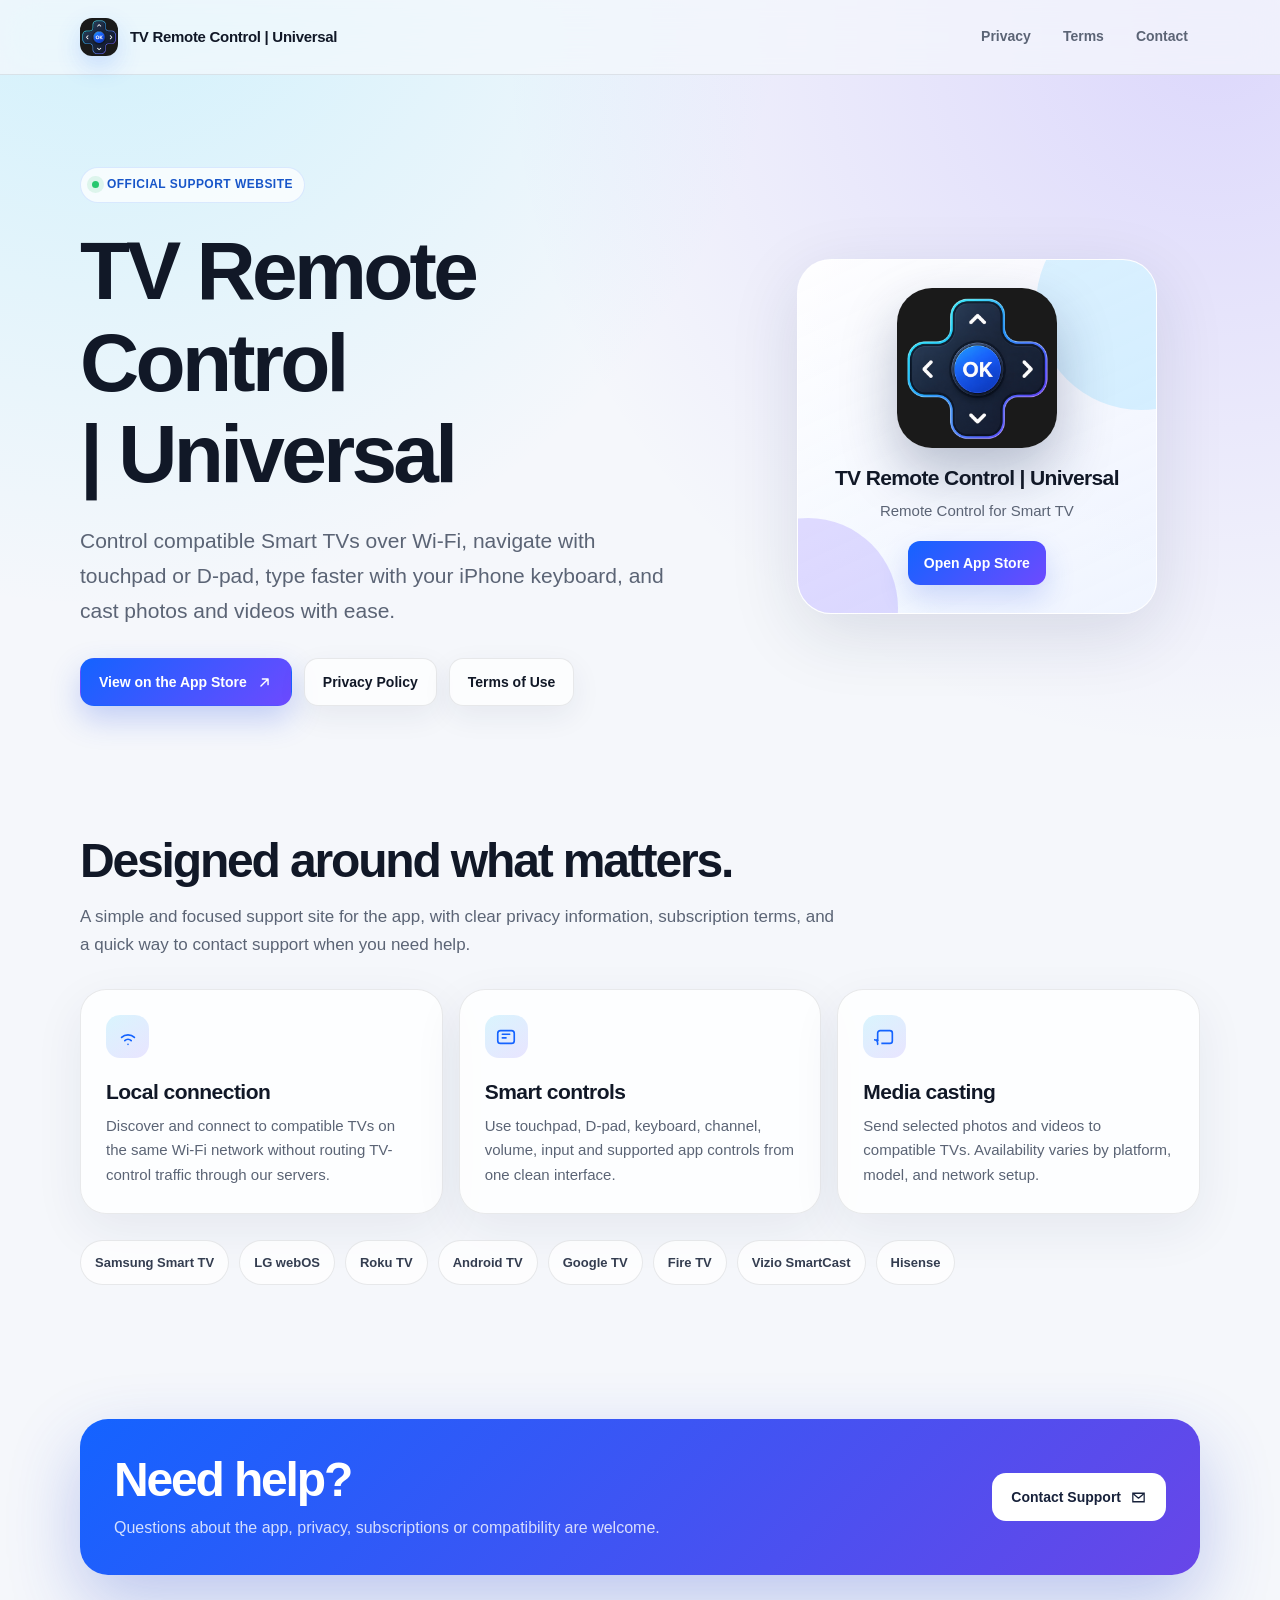
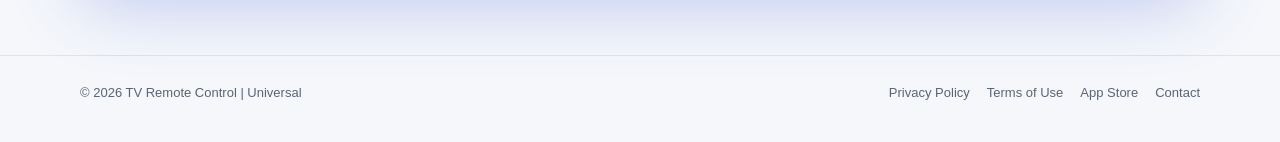
<file: index.html>
<!doctype html>
<html lang="en">
<head>
  <meta charset="utf-8">
  <meta name="viewport" content="width=device-width, initial-scale=1">
  <meta name="description" content="Official support, Privacy Policy and Terms of Use for TV Remote Control | Universal.">
  <meta name="theme-color" content="#1463ff">
  <title>TV Remote Control | Universal</title>
  <link rel="icon" href="assets/favicon.svg" type="image/svg+xml">
  <link rel="stylesheet" href="assets/styles.css">
</head>
<body>
  <header class="site-header">
    <div class="wrap nav">
      <a class="brand" href="index.html" aria-label="TV Remote Control | Universal home">
        <span class="brand-mark brand-mark-image" aria-hidden="true">
          <img src="assets/app-icon.jpg" alt="">
        </span>
        <span>TV Remote Control | Universal</span>
      </a>
      <nav class="nav-links" aria-label="Primary navigation">
        <a href="privacy.html">Privacy</a>
        <a href="terms.html">Terms</a>
        <a class="contact-nav" data-contact data-subject="TV Remote Control | Universal Support" href="#contact">Contact</a>
      </nav>
    </div>
  </header>

  <main>
    <section class="hero">
      <div class="wrap hero-grid">
        <div>
          <span class="eyebrow"><span class="dot"></span> Official support website</span>
          <h1>TV Remote Control<br>| Universal</h1>
          <p class="lead">Control compatible Smart TVs over Wi-Fi, navigate with touchpad or D-pad, type faster with your iPhone keyboard, and cast photos and videos with ease.</p>
          <div class="actions">
            <a class="btn btn-primary" href="https://apps.apple.com/app/id6790820461" target="_blank" rel="noopener noreferrer">View on the App Store
              <svg viewBox="0 0 24 24" fill="none"><path d="M7 17 17 7M9 7h8v8" stroke="currentColor" stroke-width="2" stroke-linecap="round" stroke-linejoin="round"/></svg>
            </a>
            <a class="btn btn-secondary" href="privacy.html">Privacy Policy</a>
            <a class="btn btn-secondary" href="terms.html">Terms of Use</a>
          </div>
        </div>
        <div class="app-showcase" aria-label="TV Remote Control | Universal app icon preview">
          <div class="app-card">
            <img class="app-icon-large" src="assets/app-icon.jpg" alt="TV Remote Control | Universal app icon">
            <div class="app-meta">
              <div class="app-name">TV Remote Control | Universal</div>
              <div class="app-sub">Remote Control for Smart TV</div>
            </div>
            <a class="store-link" href="https://apps.apple.com/app/id6790820461" target="_blank" rel="noopener noreferrer">Open App Store</a>
          </div>
        </div>
      </div>
    </section>

    <section class="section">
      <div class="wrap">
        <div class="section-head">
          <h2>Designed around what matters.</h2>
          <p>A simple and focused support site for the app, with clear privacy information, subscription terms, and a quick way to contact support when you need help.</p>
        </div>
        <div class="feature-grid">
          <article class="card">
            <span class="icon-box" aria-hidden="true"><svg viewBox="0 0 24 24" fill="none"><path d="M5 12.5a10 10 0 0 1 14 0M8.5 16a5 5 0 0 1 7 0M12 20h.01" stroke="currentColor" stroke-width="1.8" stroke-linecap="round"/></svg></span>
            <h3>Local connection</h3>
            <p>Discover and connect to compatible TVs on the same Wi-Fi network without routing TV-control traffic through our servers.</p>
          </article>
          <article class="card">
            <span class="icon-box" aria-hidden="true"><svg viewBox="0 0 24 24" fill="none"><rect x="3" y="5" width="18" height="14" rx="3" stroke="currentColor" stroke-width="1.8"/><path d="M8 9h8M8 13h4" stroke="currentColor" stroke-width="1.8" stroke-linecap="round"/></svg></span>
            <h3>Smart controls</h3>
            <p>Use touchpad, D-pad, keyboard, channel, volume, input and supported app controls from one clean interface.</p>
          </article>
          <article class="card">
            <span class="icon-box" aria-hidden="true"><svg viewBox="0 0 24 24" fill="none"><path d="M4 16.5V7.7A2.7 2.7 0 0 1 6.7 5h10.6A2.7 2.7 0 0 1 20 7.7v8.6a2.7 2.7 0 0 1-2.7 2.7H8" stroke="currentColor" stroke-width="1.8"/><path d="M4 20v-1a4 4 0 0 0-4-4m4 1a1 1 0 0 0-1-1" stroke="currentColor" stroke-width="1.8" stroke-linecap="round"/></svg></span>
            <h3>Media casting</h3>
            <p>Send selected photos and videos to compatible TVs. Availability varies by platform, model, and network setup.</p>
          </article>
        </div>
        <div class="platforms" aria-label="Supported platforms">
          <span class="platform">Samsung Smart TV</span><span class="platform">LG webOS</span><span class="platform">Roku TV</span><span class="platform">Android TV</span><span class="platform">Google TV</span><span class="platform">Fire TV</span><span class="platform">Vizio SmartCast</span><span class="platform">Hisense</span>
        </div>
      </div>
    </section>

    <section id="contact" class="contact-band">
      <div class="wrap">
        <div class="contact-box">
          <div><h2>Need help?</h2><p>Questions about the app, privacy, subscriptions or compatibility are welcome.</p></div>
          <a class="btn" data-contact data-subject="TV Remote Control | Universal Support" href="#contact">Contact Support
            <svg viewBox="0 0 24 24" fill="none"><path d="M4 6h16v12H4z" stroke="currentColor" stroke-width="1.8"/><path d="m5 7 7 6 7-6" stroke="currentColor" stroke-width="1.8" stroke-linecap="round" stroke-linejoin="round"/></svg>
          </a>
        </div>
      </div>
    </section>
  </main>

  <footer>
    <div class="wrap footer-row">
      <span>© <span data-year></span> TV Remote Control | Universal</span>
      <div class="footer-links"><a href="privacy.html">Privacy Policy</a><a href="terms.html">Terms of Use</a><a href="https://apps.apple.com/app/id6790820461" target="_blank" rel="noopener noreferrer">App Store</a><a data-contact href="#contact">Contact</a></div>
    </div>
  </footer>
  <script src="assets/site.js"></script>
</body>
</html>
</file>
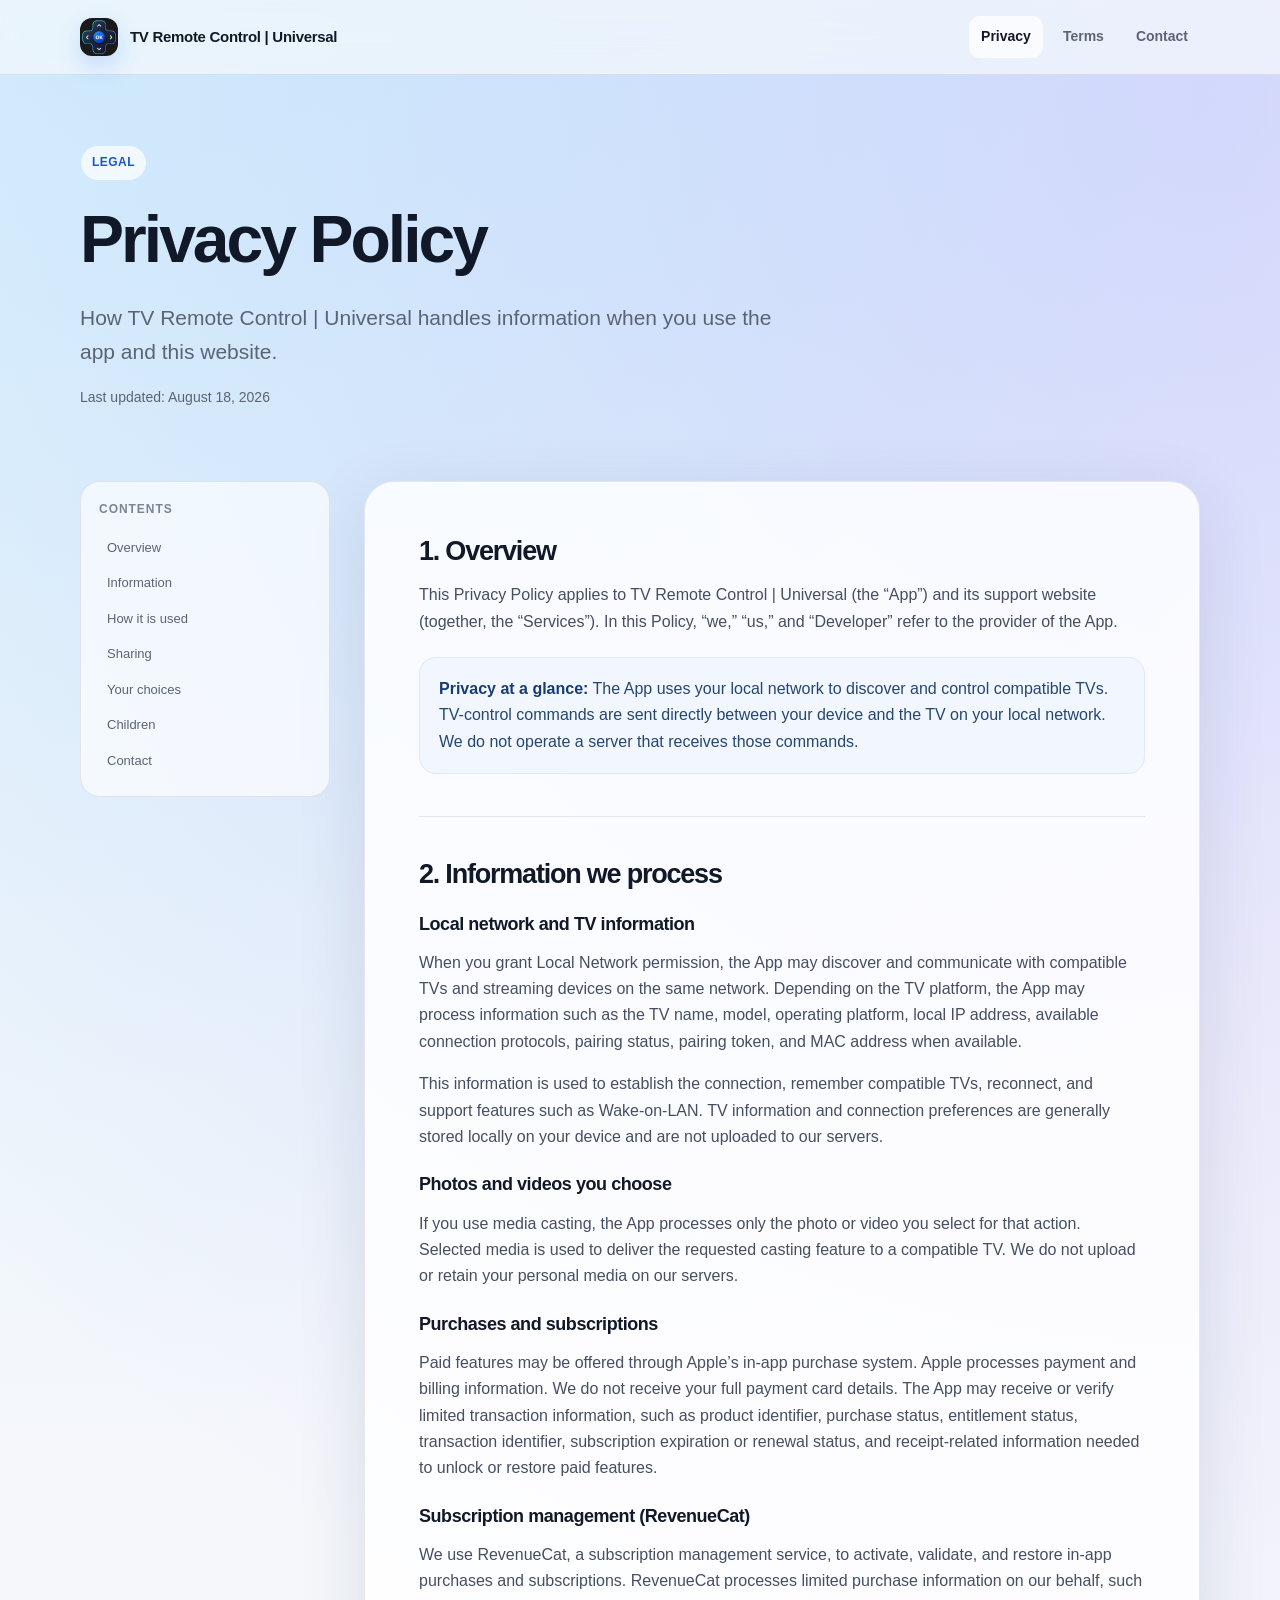
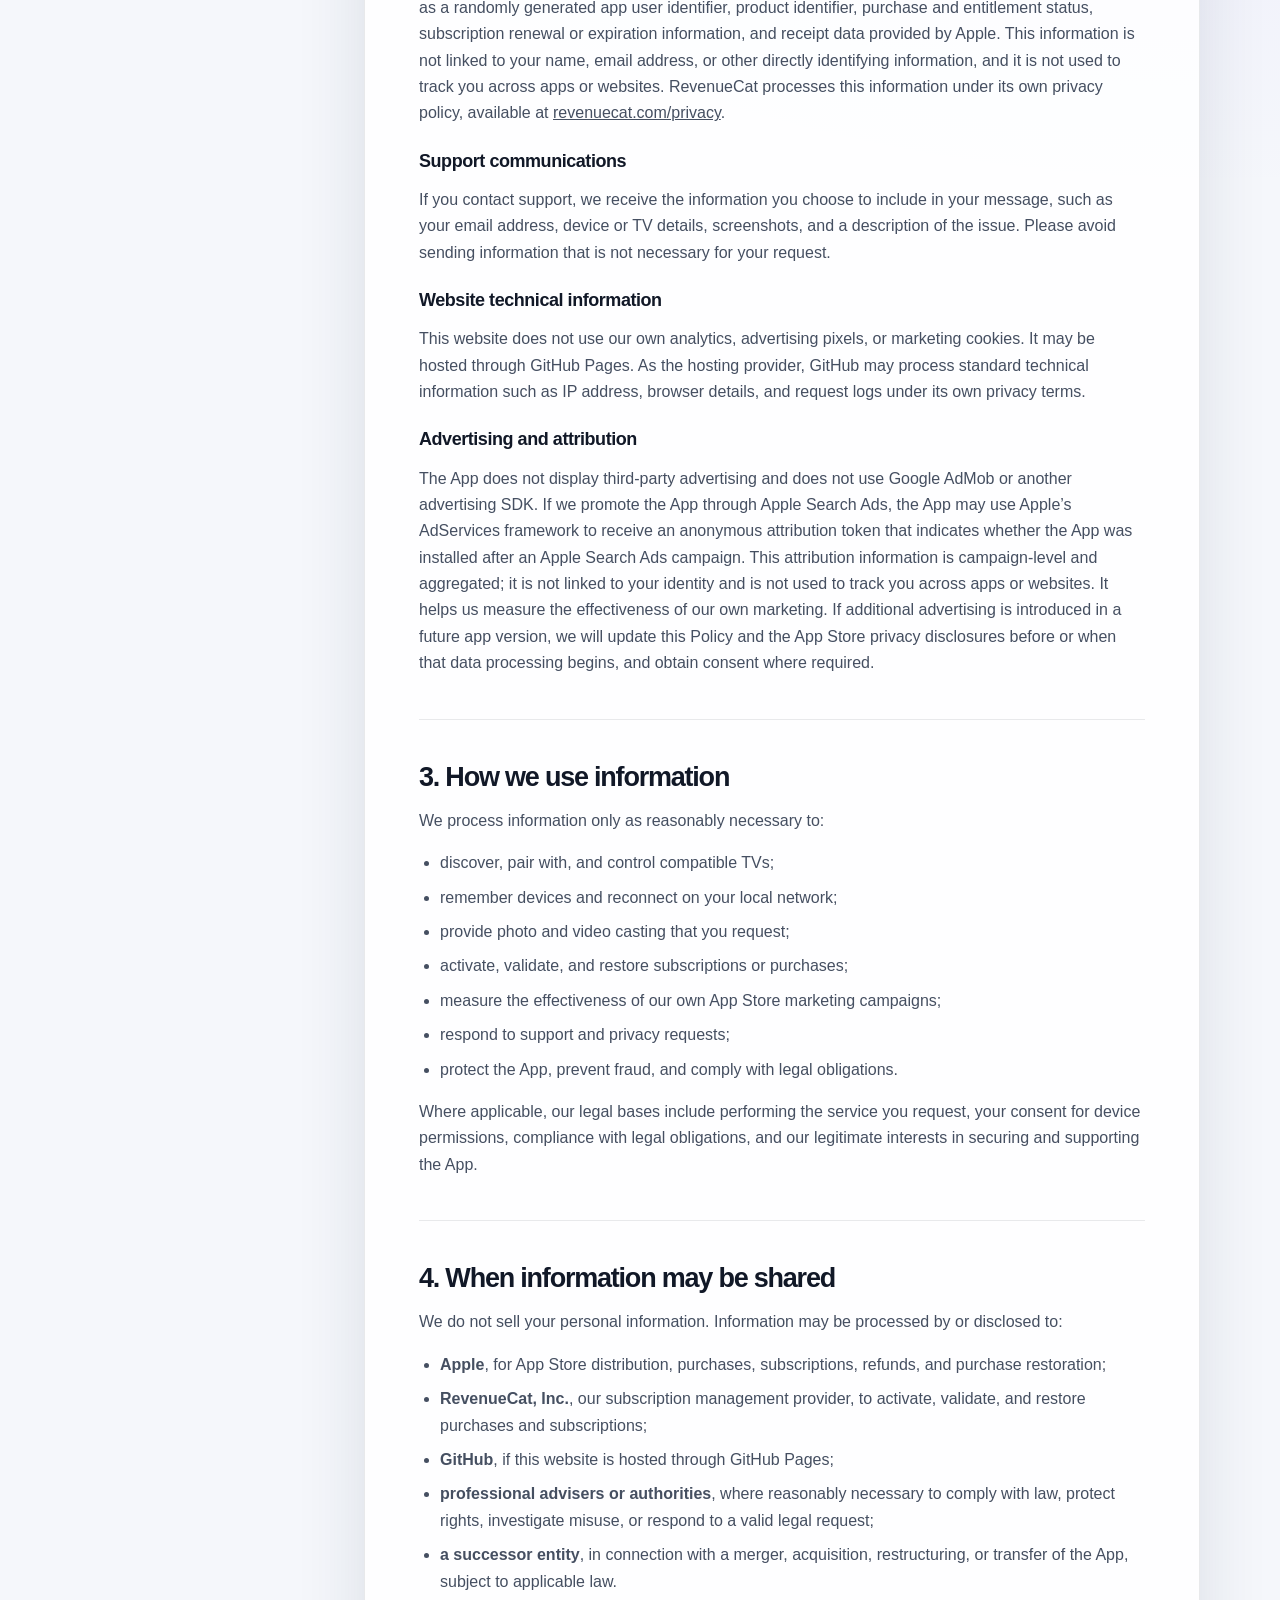
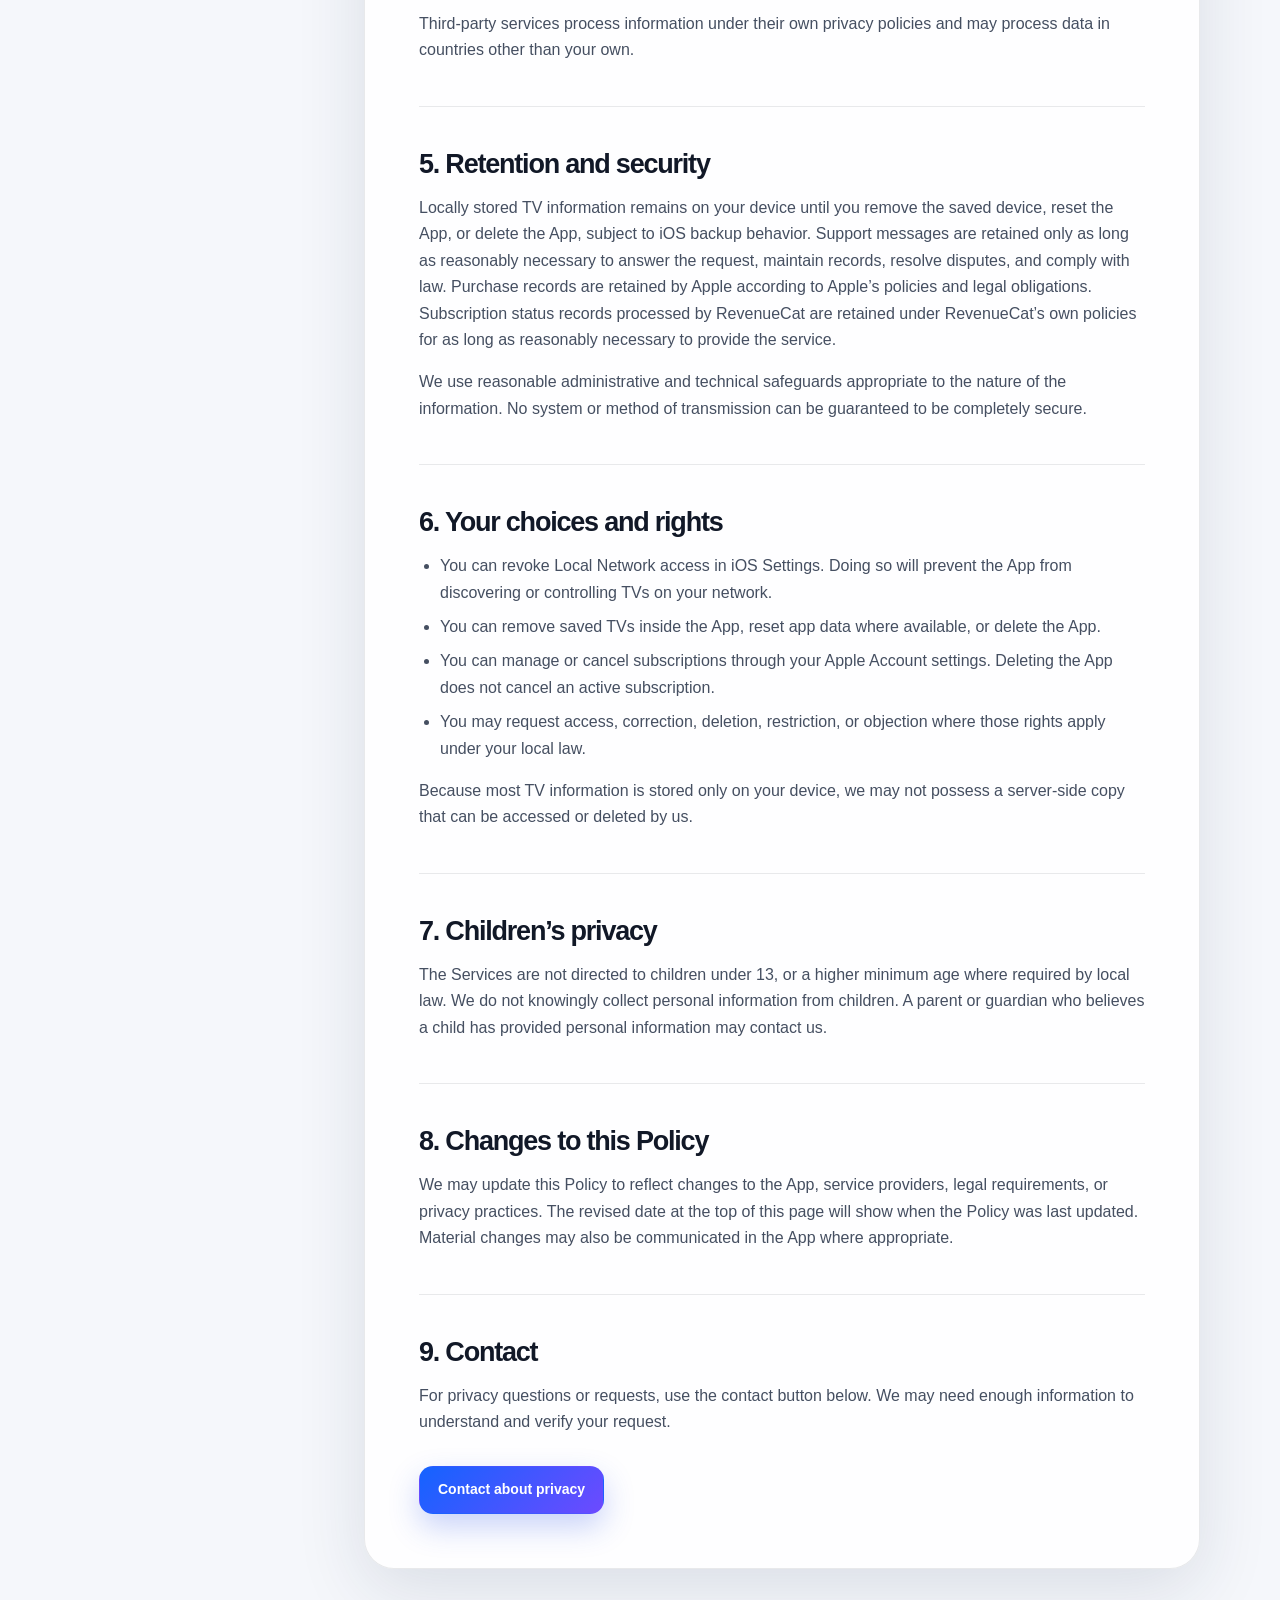
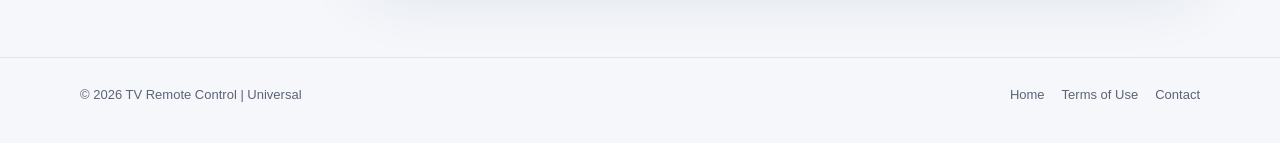
<file: privacy.html>
<!doctype html>
<html lang="en">
<head>
  <meta charset="utf-8">
  <meta name="viewport" content="width=device-width, initial-scale=1">
  <meta name="description" content="Privacy Policy for TV Remote Control | Universal.">
  <meta name="theme-color" content="#1463ff">
  <title>Privacy Policy — TV Remote Control | Universal</title>
  <link rel="icon" href="assets/favicon.svg" type="image/svg+xml">
  <link rel="stylesheet" href="assets/styles.css">
</head>
<body>
  <header class="site-header">
    <div class="wrap nav">
      <a class="brand" href="index.html"><span class="brand-mark brand-mark-image" aria-hidden="true"><img src="assets/app-icon.jpg" alt=""></span><span>TV Remote Control | Universal</span></a>
      <nav class="nav-links"><a aria-current="page" href="privacy.html">Privacy</a><a href="terms.html">Terms</a><a class="contact-nav" data-contact data-subject="Privacy Request — TV Remote Control | Universal" href="#contact">Contact</a></nav>
    </div>
  </header>

  <main>
    <section class="legal-hero"><div class="wrap"><span class="eyebrow">Legal</span><h1>Privacy Policy</h1><p class="lead">How TV Remote Control | Universal handles information when you use the app and this website.</p><p class="meta">Last updated: August 18, 2026</p></div></section>
    <div class="wrap legal-layout">
      <aside class="toc" aria-label="Table of contents"><div class="toc-title">Contents</div><a href="#overview">Overview</a><a href="#data">Information</a><a href="#use">How it is used</a><a href="#sharing">Sharing</a><a href="#choices">Your choices</a><a href="#children">Children</a><a href="#contact">Contact</a></aside>
      <article class="legal-content"><div class="legal-card">
        <section id="overview">
          <h2>1. Overview</h2>
          <p>This Privacy Policy applies to TV Remote Control | Universal (the “App”) and its support website (together, the “Services”). In this Policy, “we,” “us,” and “Developer” refer to the provider of the App.</p>
          <div class="notice"><strong>Privacy at a glance:</strong> The App uses your local network to discover and control compatible TVs. TV-control commands are sent directly between your device and the TV on your local network. We do not operate a server that receives those commands.</div>
        </section>

        <section id="data">
          <h2>2. Information we process</h2>
          <h3>Local network and TV information</h3>
          <p>When you grant Local Network permission, the App may discover and communicate with compatible TVs and streaming devices on the same network. Depending on the TV platform, the App may process information such as the TV name, model, operating platform, local IP address, available connection protocols, pairing status, pairing token, and MAC address when available.</p>
          <p>This information is used to establish the connection, remember compatible TVs, reconnect, and support features such as Wake-on-LAN. TV information and connection preferences are generally stored locally on your device and are not uploaded to our servers.</p>

          <h3>Photos and videos you choose</h3>
          <p>If you use media casting, the App processes only the photo or video you select for that action. Selected media is used to deliver the requested casting feature to a compatible TV. We do not upload or retain your personal media on our servers.</p>

          <h3>Purchases and subscriptions</h3>
          <p>Paid features may be offered through Apple’s in-app purchase system. Apple processes payment and billing information. We do not receive your full payment card details. The App may receive or verify limited transaction information, such as product identifier, purchase status, entitlement status, transaction identifier, subscription expiration or renewal status, and receipt-related information needed to unlock or restore paid features.</p>

          <h3>Subscription management (RevenueCat)</h3>
          <p>We use RevenueCat, a subscription management service, to activate, validate, and restore in-app purchases and subscriptions. RevenueCat processes limited purchase information on our behalf, such as a randomly generated app user identifier, product identifier, purchase and entitlement status, subscription renewal or expiration information, and receipt data provided by Apple. This information is not linked to your name, email address, or other directly identifying information, and it is not used to track you across apps or websites. RevenueCat processes this information under its own privacy policy, available at <a href="https://www.revenuecat.com/privacy" rel="noopener" target="_blank">revenuecat.com/privacy</a>.</p>

          <h3>Support communications</h3>
          <p>If you contact support, we receive the information you choose to include in your message, such as your email address, device or TV details, screenshots, and a description of the issue. Please avoid sending information that is not necessary for your request.</p>

          <h3>Website technical information</h3>
          <p>This website does not use our own analytics, advertising pixels, or marketing cookies. It may be hosted through GitHub Pages. As the hosting provider, GitHub may process standard technical information such as IP address, browser details, and request logs under its own privacy terms.</p>

          <h3>Advertising and attribution</h3>
          <p>The App does not display third-party advertising and does not use Google AdMob or another advertising SDK. If we promote the App through Apple Search Ads, the App may use Apple’s AdServices framework to receive an anonymous attribution token that indicates whether the App was installed after an Apple Search Ads campaign. This attribution information is campaign-level and aggregated; it is not linked to your identity and is not used to track you across apps or websites. It helps us measure the effectiveness of our own marketing. If additional advertising is introduced in a future app version, we will update this Policy and the App Store privacy disclosures before or when that data processing begins, and obtain consent where required.</p>
        </section>

        <section id="use">
          <h2>3. How we use information</h2>
          <p>We process information only as reasonably necessary to:</p>
          <ul><li>discover, pair with, and control compatible TVs;</li><li>remember devices and reconnect on your local network;</li><li>provide photo and video casting that you request;</li><li>activate, validate, and restore subscriptions or purchases;</li><li>measure the effectiveness of our own App Store marketing campaigns;</li><li>respond to support and privacy requests;</li><li>protect the App, prevent fraud, and comply with legal obligations.</li></ul>
          <p>Where applicable, our legal bases include performing the service you request, your consent for device permissions, compliance with legal obligations, and our legitimate interests in securing and supporting the App.</p>
        </section>

        <section id="sharing">
          <h2>4. When information may be shared</h2>
          <p>We do not sell your personal information. Information may be processed by or disclosed to:</p>
          <ul><li><strong>Apple</strong>, for App Store distribution, purchases, subscriptions, refunds, and purchase restoration;</li><li><strong>RevenueCat, Inc.</strong>, our subscription management provider, to activate, validate, and restore purchases and subscriptions;</li><li><strong>GitHub</strong>, if this website is hosted through GitHub Pages;</li><li><strong>professional advisers or authorities</strong>, where reasonably necessary to comply with law, protect rights, investigate misuse, or respond to a valid legal request;</li><li><strong>a successor entity</strong>, in connection with a merger, acquisition, restructuring, or transfer of the App, subject to applicable law.</li></ul>
          <p>Third-party services process information under their own privacy policies and may process data in countries other than your own.</p>
        </section>

        <section id="retention">
          <h2>5. Retention and security</h2>
          <p>Locally stored TV information remains on your device until you remove the saved device, reset the App, or delete the App, subject to iOS backup behavior. Support messages are retained only as long as reasonably necessary to answer the request, maintain records, resolve disputes, and comply with law. Purchase records are retained by Apple according to Apple’s policies and legal obligations. Subscription status records processed by RevenueCat are retained under RevenueCat’s own policies for as long as reasonably necessary to provide the service.</p>
          <p>We use reasonable administrative and technical safeguards appropriate to the nature of the information. No system or method of transmission can be guaranteed to be completely secure.</p>
        </section>

        <section id="choices">
          <h2>6. Your choices and rights</h2>
          <ul><li>You can revoke Local Network access in iOS Settings. Doing so will prevent the App from discovering or controlling TVs on your network.</li><li>You can remove saved TVs inside the App, reset app data where available, or delete the App.</li><li>You can manage or cancel subscriptions through your Apple Account settings. Deleting the App does not cancel an active subscription.</li><li>You may request access, correction, deletion, restriction, or objection where those rights apply under your local law.</li></ul>
          <p>Because most TV information is stored only on your device, we may not possess a server-side copy that can be accessed or deleted by us.</p>
        </section>

        <section id="children">
          <h2>7. Children’s privacy</h2>
          <p>The Services are not directed to children under 13, or a higher minimum age where required by local law. We do not knowingly collect personal information from children. A parent or guardian who believes a child has provided personal information may contact us.</p>
        </section>

        <section id="changes">
          <h2>8. Changes to this Policy</h2>
          <p>We may update this Policy to reflect changes to the App, service providers, legal requirements, or privacy practices. The revised date at the top of this page will show when the Policy was last updated. Material changes may also be communicated in the App where appropriate.</p>
        </section>

        <section id="contact">
          <h2>9. Contact</h2>
          <p>For privacy questions or requests, use the contact button below. We may need enough information to understand and verify your request.</p>
          <div class="actions"><a class="btn btn-primary" data-contact data-subject="Privacy Request — TV Remote Control | Universal" href="#contact">Contact about privacy</a></div>
        </section>
      </div></article>
    </div>
  </main>

  <footer><div class="wrap footer-row"><span>© <span data-year></span> TV Remote Control | Universal</span><div class="footer-links"><a href="index.html">Home</a><a href="terms.html">Terms of Use</a><a data-contact href="#contact">Contact</a></div></div></footer>
  <script src="assets/site.js"></script>
</body>
</html>
</file>
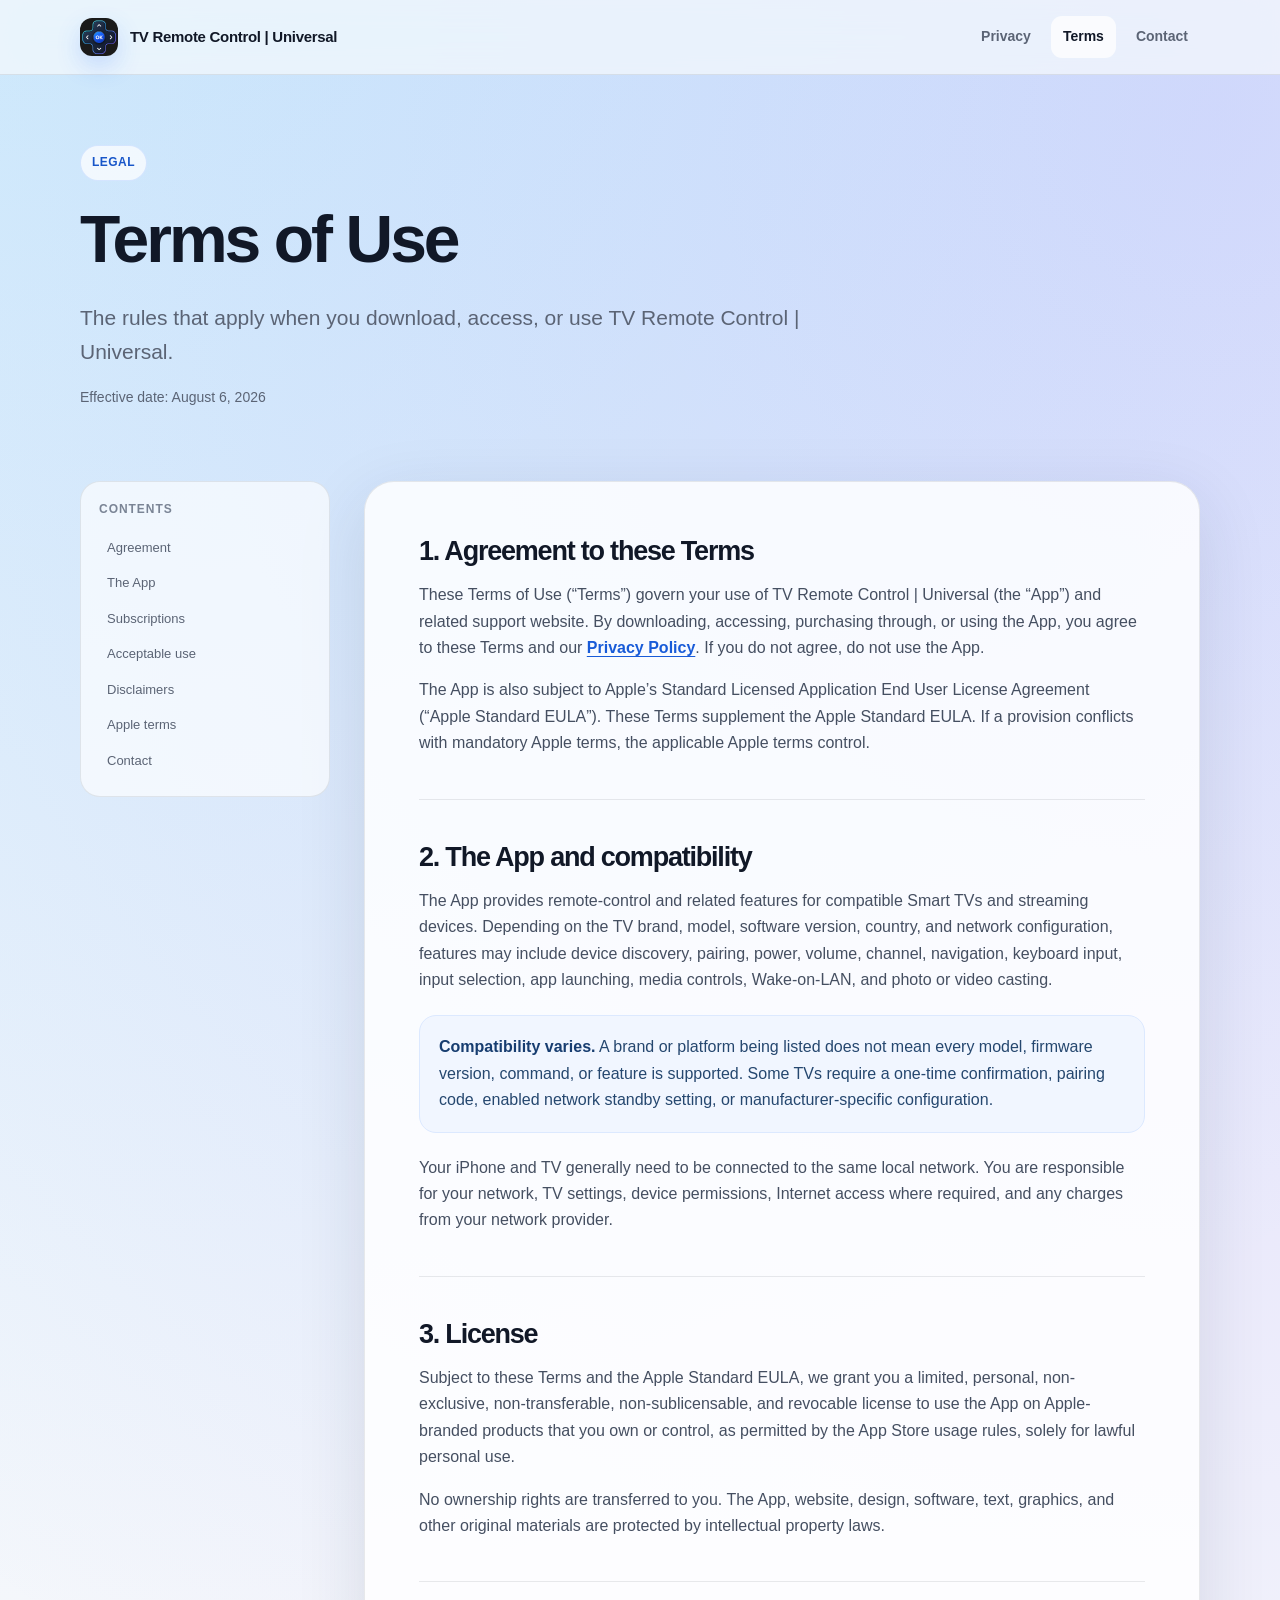
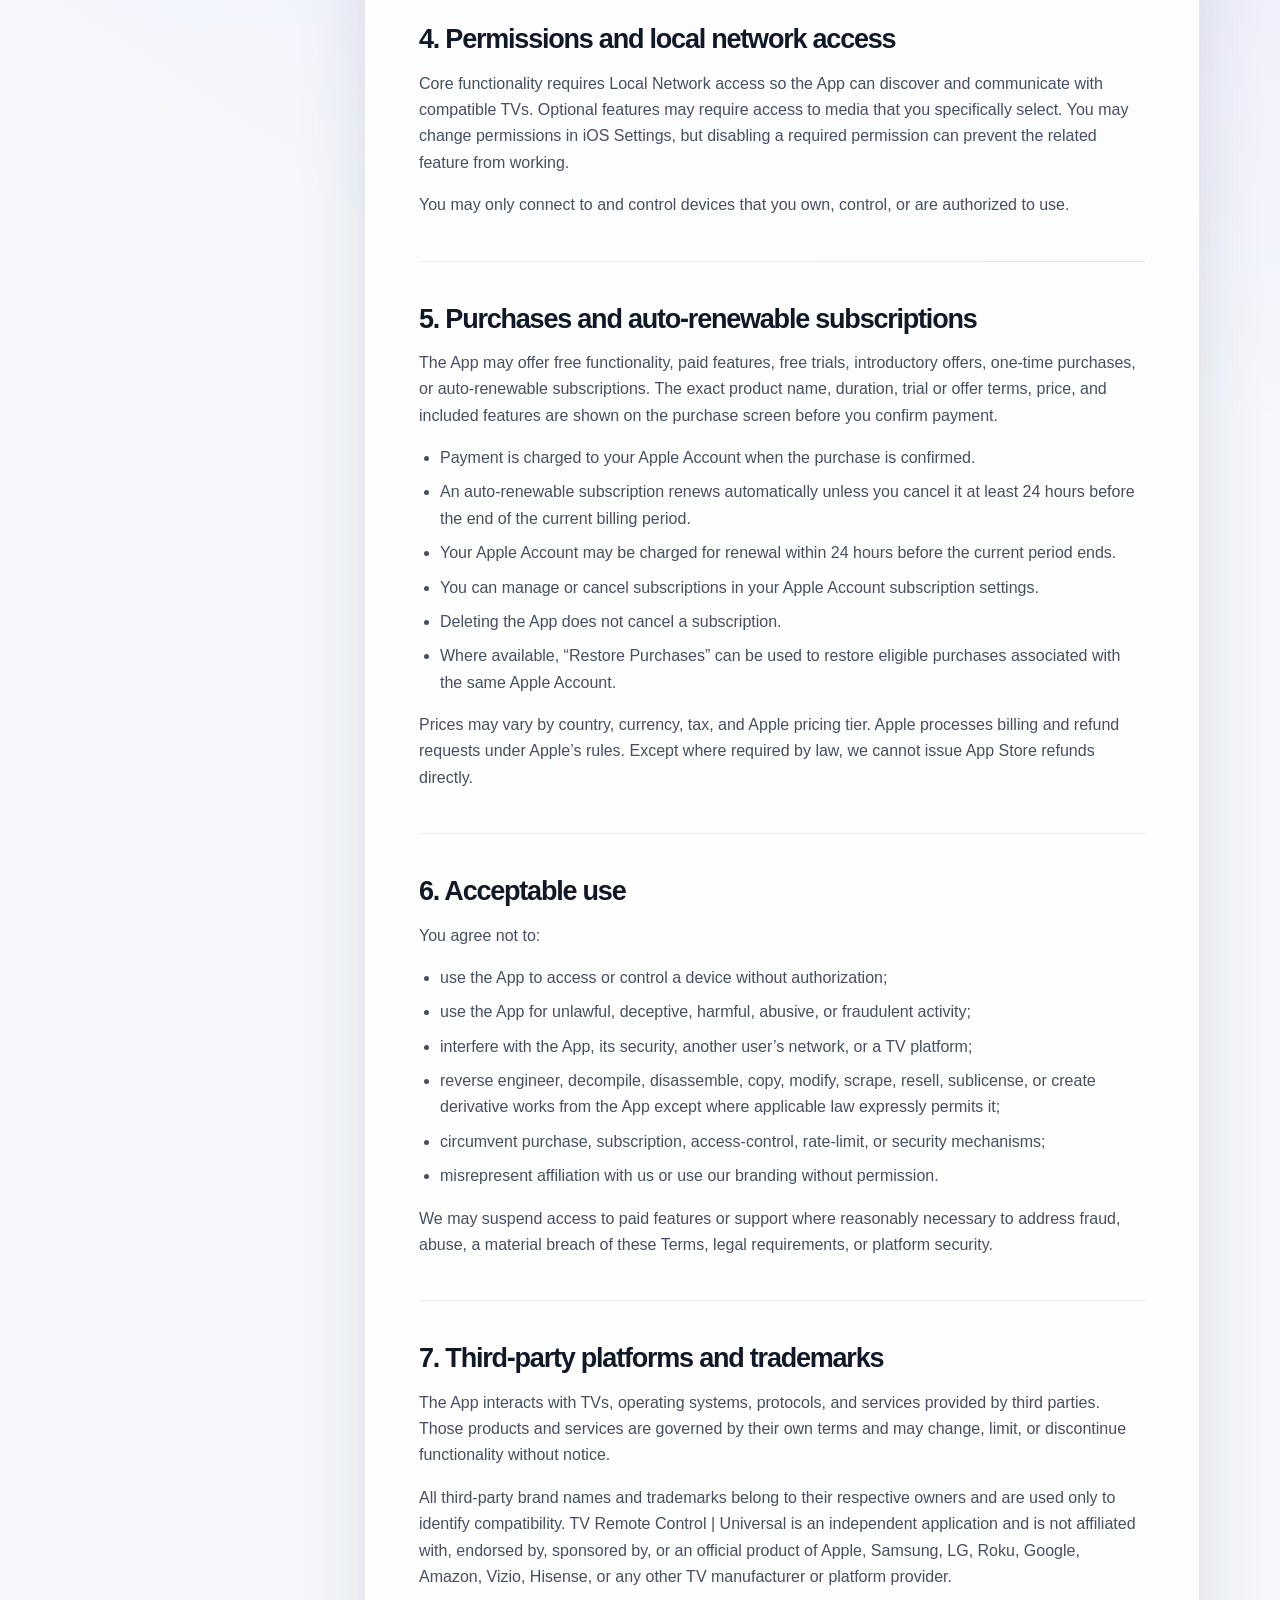
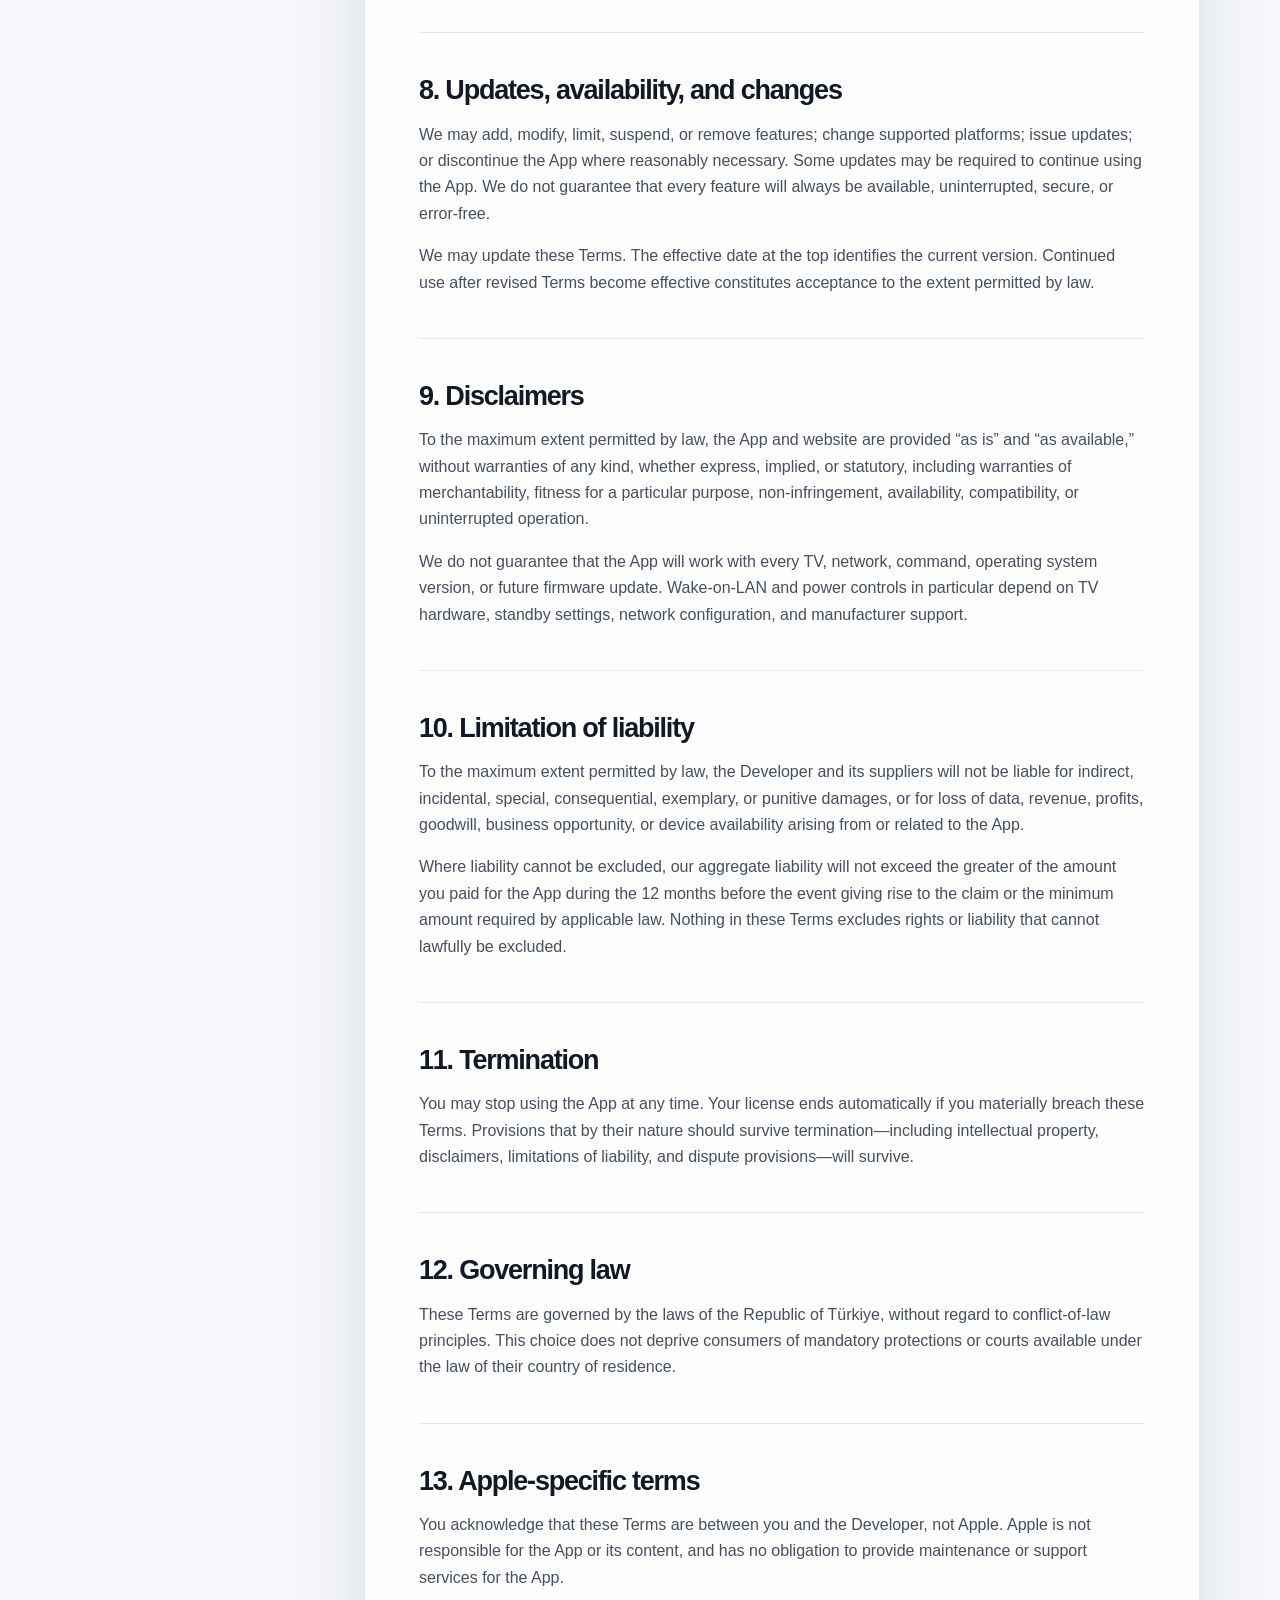
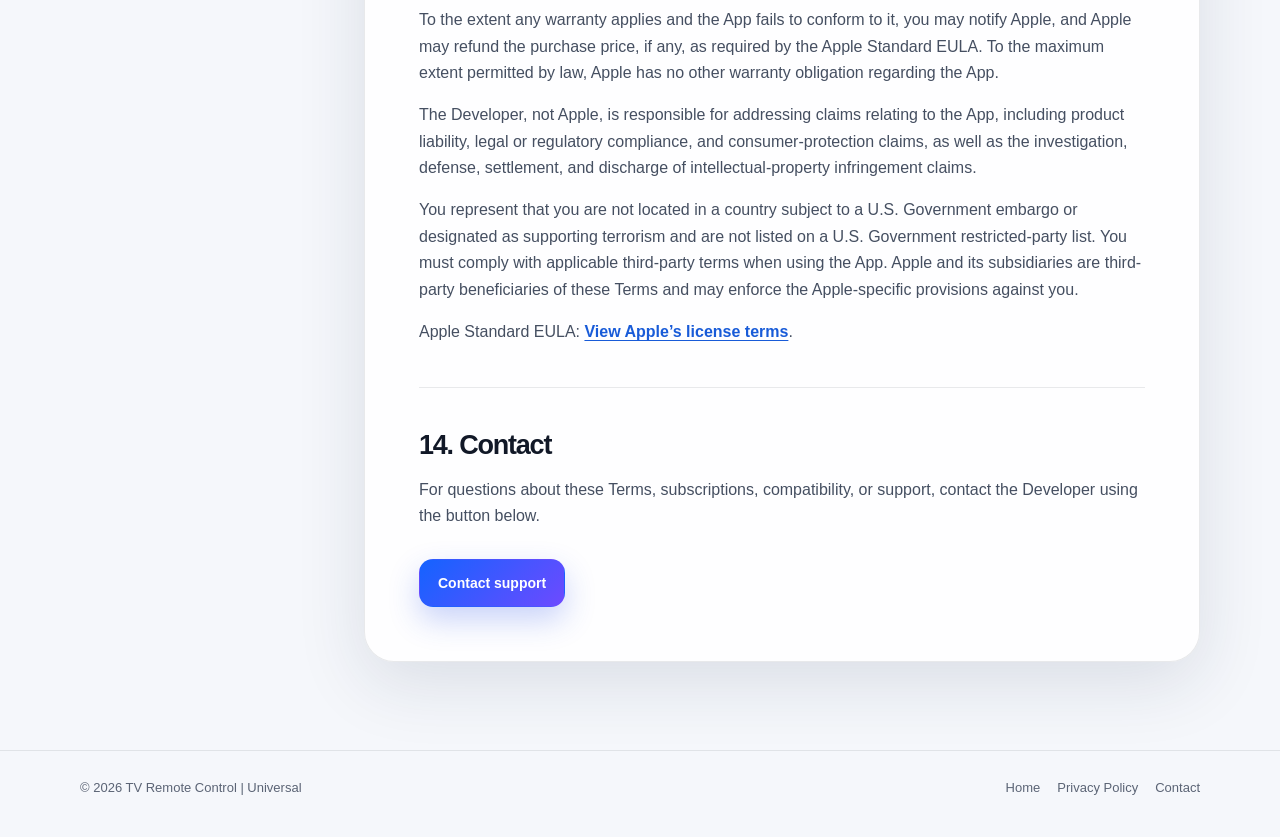
<file: terms.html>
<!doctype html>
<html lang="en">
<head>
  <meta charset="utf-8">
  <meta name="viewport" content="width=device-width, initial-scale=1">
  <meta name="description" content="Terms of Use for TV Remote Control | Universal.">
  <meta name="theme-color" content="#1463ff">
  <title>Terms of Use — TV Remote Control | Universal</title>
  <link rel="icon" href="assets/favicon.svg" type="image/svg+xml">
  <link rel="stylesheet" href="assets/styles.css">
</head>
<body>
  <header class="site-header">
    <div class="wrap nav">
      <a class="brand" href="index.html"><span class="brand-mark brand-mark-image" aria-hidden="true"><img src="assets/app-icon.jpg" alt=""></span><span>TV Remote Control | Universal</span></a>
      <nav class="nav-links"><a href="privacy.html">Privacy</a><a aria-current="page" href="terms.html">Terms</a><a class="contact-nav" data-contact data-subject="Terms Question — TV Remote Control | Universal" href="#contact">Contact</a></nav>
    </div>
  </header>

  <main>
    <section class="legal-hero"><div class="wrap"><span class="eyebrow">Legal</span><h1>Terms of Use</h1><p class="lead">The rules that apply when you download, access, or use TV Remote Control | Universal.</p><p class="meta">Effective date: August 6, 2026</p></div></section>
    <div class="wrap legal-layout">
      <aside class="toc" aria-label="Table of contents"><div class="toc-title">Contents</div><a href="#agreement">Agreement</a><a href="#service">The App</a><a href="#subscriptions">Subscriptions</a><a href="#use">Acceptable use</a><a href="#disclaimer">Disclaimers</a><a href="#apple">Apple terms</a><a href="#contact">Contact</a></aside>
      <article class="legal-content"><div class="legal-card">
        <section id="agreement">
          <h2>1. Agreement to these Terms</h2>
          <p>These Terms of Use (“Terms”) govern your use of TV Remote Control | Universal (the “App”) and related support website. By downloading, accessing, purchasing through, or using the App, you agree to these Terms and our <a class="inline-link" href="privacy.html">Privacy Policy</a>. If you do not agree, do not use the App.</p>
          <p>The App is also subject to Apple’s Standard Licensed Application End User License Agreement (“Apple Standard EULA”). These Terms supplement the Apple Standard EULA. If a provision conflicts with mandatory Apple terms, the applicable Apple terms control.</p>
        </section>

        <section id="service">
          <h2>2. The App and compatibility</h2>
          <p>The App provides remote-control and related features for compatible Smart TVs and streaming devices. Depending on the TV brand, model, software version, country, and network configuration, features may include device discovery, pairing, power, volume, channel, navigation, keyboard input, input selection, app launching, media controls, Wake-on-LAN, and photo or video casting.</p>
          <div class="notice"><strong>Compatibility varies.</strong> A brand or platform being listed does not mean every model, firmware version, command, or feature is supported. Some TVs require a one-time confirmation, pairing code, enabled network standby setting, or manufacturer-specific configuration.</div>
          <p>Your iPhone and TV generally need to be connected to the same local network. You are responsible for your network, TV settings, device permissions, Internet access where required, and any charges from your network provider.</p>
        </section>

        <section id="license">
          <h2>3. License</h2>
          <p>Subject to these Terms and the Apple Standard EULA, we grant you a limited, personal, non-exclusive, non-transferable, non-sublicensable, and revocable license to use the App on Apple-branded products that you own or control, as permitted by the App Store usage rules, solely for lawful personal use.</p>
          <p>No ownership rights are transferred to you. The App, website, design, software, text, graphics, and other original materials are protected by intellectual property laws.</p>
        </section>

        <section id="permissions">
          <h2>4. Permissions and local network access</h2>
          <p>Core functionality requires Local Network access so the App can discover and communicate with compatible TVs. Optional features may require access to media that you specifically select. You may change permissions in iOS Settings, but disabling a required permission can prevent the related feature from working.</p>
          <p>You may only connect to and control devices that you own, control, or are authorized to use.</p>
        </section>

        <section id="subscriptions">
          <h2>5. Purchases and auto-renewable subscriptions</h2>
          <p>The App may offer free functionality, paid features, free trials, introductory offers, one-time purchases, or auto-renewable subscriptions. The exact product name, duration, trial or offer terms, price, and included features are shown on the purchase screen before you confirm payment.</p>
          <ul>
            <li>Payment is charged to your Apple Account when the purchase is confirmed.</li>
            <li>An auto-renewable subscription renews automatically unless you cancel it at least 24 hours before the end of the current billing period.</li>
            <li>Your Apple Account may be charged for renewal within 24 hours before the current period ends.</li>
            <li>You can manage or cancel subscriptions in your Apple Account subscription settings.</li>
            <li>Deleting the App does not cancel a subscription.</li>
            <li>Where available, “Restore Purchases” can be used to restore eligible purchases associated with the same Apple Account.</li>
          </ul>
          <p>Prices may vary by country, currency, tax, and Apple pricing tier. Apple processes billing and refund requests under Apple’s rules. Except where required by law, we cannot issue App Store refunds directly.</p>
        </section>

        <section id="use">
          <h2>6. Acceptable use</h2>
          <p>You agree not to:</p>
          <ul><li>use the App to access or control a device without authorization;</li><li>use the App for unlawful, deceptive, harmful, abusive, or fraudulent activity;</li><li>interfere with the App, its security, another user’s network, or a TV platform;</li><li>reverse engineer, decompile, disassemble, copy, modify, scrape, resell, sublicense, or create derivative works from the App except where applicable law expressly permits it;</li><li>circumvent purchase, subscription, access-control, rate-limit, or security mechanisms;</li><li>misrepresent affiliation with us or use our branding without permission.</li></ul>
          <p>We may suspend access to paid features or support where reasonably necessary to address fraud, abuse, a material breach of these Terms, legal requirements, or platform security.</p>
        </section>

        <section id="third-parties">
          <h2>7. Third-party platforms and trademarks</h2>
          <p>The App interacts with TVs, operating systems, protocols, and services provided by third parties. Those products and services are governed by their own terms and may change, limit, or discontinue functionality without notice.</p>
          <p>All third-party brand names and trademarks belong to their respective owners and are used only to identify compatibility. TV Remote Control | Universal is an independent application and is not affiliated with, endorsed by, sponsored by, or an official product of Apple, Samsung, LG, Roku, Google, Amazon, Vizio, Hisense, or any other TV manufacturer or platform provider.</p>
        </section>

        <section id="updates">
          <h2>8. Updates, availability, and changes</h2>
          <p>We may add, modify, limit, suspend, or remove features; change supported platforms; issue updates; or discontinue the App where reasonably necessary. Some updates may be required to continue using the App. We do not guarantee that every feature will always be available, uninterrupted, secure, or error-free.</p>
          <p>We may update these Terms. The effective date at the top identifies the current version. Continued use after revised Terms become effective constitutes acceptance to the extent permitted by law.</p>
        </section>

        <section id="disclaimer">
          <h2>9. Disclaimers</h2>
          <p>To the maximum extent permitted by law, the App and website are provided “as is” and “as available,” without warranties of any kind, whether express, implied, or statutory, including warranties of merchantability, fitness for a particular purpose, non-infringement, availability, compatibility, or uninterrupted operation.</p>
          <p>We do not guarantee that the App will work with every TV, network, command, operating system version, or future firmware update. Wake-on-LAN and power controls in particular depend on TV hardware, standby settings, network configuration, and manufacturer support.</p>
        </section>

        <section id="liability">
          <h2>10. Limitation of liability</h2>
          <p>To the maximum extent permitted by law, the Developer and its suppliers will not be liable for indirect, incidental, special, consequential, exemplary, or punitive damages, or for loss of data, revenue, profits, goodwill, business opportunity, or device availability arising from or related to the App.</p>
          <p>Where liability cannot be excluded, our aggregate liability will not exceed the greater of the amount you paid for the App during the 12 months before the event giving rise to the claim or the minimum amount required by applicable law. Nothing in these Terms excludes rights or liability that cannot lawfully be excluded.</p>
        </section>

        <section id="termination">
          <h2>11. Termination</h2>
          <p>You may stop using the App at any time. Your license ends automatically if you materially breach these Terms. Provisions that by their nature should survive termination—including intellectual property, disclaimers, limitations of liability, and dispute provisions—will survive.</p>
        </section>

        <section id="law">
          <h2>12. Governing law</h2>
          <p>These Terms are governed by the laws of the Republic of Türkiye, without regard to conflict-of-law principles. This choice does not deprive consumers of mandatory protections or courts available under the law of their country of residence.</p>
        </section>

        <section id="apple">
          <h2>13. Apple-specific terms</h2>
          <p>You acknowledge that these Terms are between you and the Developer, not Apple. Apple is not responsible for the App or its content, and has no obligation to provide maintenance or support services for the App.</p>
          <p>To the extent any warranty applies and the App fails to conform to it, you may notify Apple, and Apple may refund the purchase price, if any, as required by the Apple Standard EULA. To the maximum extent permitted by law, Apple has no other warranty obligation regarding the App.</p>
          <p>The Developer, not Apple, is responsible for addressing claims relating to the App, including product liability, legal or regulatory compliance, and consumer-protection claims, as well as the investigation, defense, settlement, and discharge of intellectual-property infringement claims.</p>
          <p>You represent that you are not located in a country subject to a U.S. Government embargo or designated as supporting terrorism and are not listed on a U.S. Government restricted-party list. You must comply with applicable third-party terms when using the App. Apple and its subsidiaries are third-party beneficiaries of these Terms and may enforce the Apple-specific provisions against you.</p>
          <p>Apple Standard EULA: <a class="inline-link" href="https://www.apple.com/legal/internet-services/itunes/dev/stdeula/" rel="noopener noreferrer">View Apple’s license terms</a>.</p>
        </section>

        <section id="contact">
          <h2>14. Contact</h2>
          <p>For questions about these Terms, subscriptions, compatibility, or support, contact the Developer using the button below.</p>
          <div class="actions"><a class="btn btn-primary" data-contact data-subject="Terms Question — TV Remote Control | Universal" href="#contact">Contact support</a></div>
        </section>
      </div></article>
    </div>
  </main>

  <footer><div class="wrap footer-row"><span>© <span data-year></span> TV Remote Control | Universal</span><div class="footer-links"><a href="index.html">Home</a><a href="privacy.html">Privacy Policy</a><a data-contact href="#contact">Contact</a></div></div></footer>
  <script src="assets/site.js"></script>
</body>
</html>
</file>
<file: assets/styles.css>
:root {
  --bg: #f5f7fb;
  --surface: rgba(255,255,255,.82);
  --surface-solid: #ffffff;
  --text: #111827;
  --muted: #5b6475;
  --line: rgba(17,24,39,.09);
  --primary: #1463ff;
  --primary-2: #6d4aff;
  --shadow: 0 20px 70px rgba(25, 38, 78, .12);
  --radius: 26px;
  --max: 1120px;
}

* { box-sizing: border-box; }
html { scroll-behavior: smooth; }
body {
  margin: 0;
  color: var(--text);
  background:
    radial-gradient(circle at 8% -5%, rgba(69, 217, 255, .22), transparent 32%),
    radial-gradient(circle at 95% 2%, rgba(109, 74, 255, .18), transparent 34%),
    var(--bg);
  font-family: -apple-system, BlinkMacSystemFont, "SF Pro Display", "SF Pro Text", Inter, Segoe UI, Roboto, Helvetica, Arial, sans-serif;
  line-height: 1.65;
  -webkit-font-smoothing: antialiased;
}

a { color: inherit; }
button, a { -webkit-tap-highlight-color: transparent; }

.wrap { width: min(calc(100% - 40px), var(--max)); margin: 0 auto; }

.site-header {
  position: sticky;
  top: 0;
  z-index: 50;
  backdrop-filter: blur(18px) saturate(150%);
  -webkit-backdrop-filter: blur(18px) saturate(150%);
  background: rgba(245,247,251,.76);
  border-bottom: 1px solid var(--line);
}

.nav {
  min-height: 74px;
  display: flex;
  align-items: center;
  justify-content: space-between;
  gap: 24px;
}

.brand {
  display: inline-flex;
  align-items: center;
  gap: 12px;
  text-decoration: none;
  font-size: 15px;
  font-weight: 760;
  letter-spacing: -.02em;
}

.brand-mark {
  width: 38px;
  height: 38px;
  border-radius: 12px;
  display: grid;
  place-items: center;
  color: #fff;
  background: linear-gradient(145deg, #34c9f5, var(--primary) 55%, var(--primary-2));
  box-shadow: 0 10px 24px rgba(20,99,255,.25);
}

.brand-mark svg { width: 22px; height: 22px; }
.brand-mark-image { padding: 0; overflow: hidden; background: transparent; box-shadow: 0 10px 24px rgba(20,99,255,.18); }
.brand-mark-image img { width: 100%; height: 100%; display: block; object-fit: cover; }

.nav-links { display: flex; align-items: center; gap: 8px; }
.nav-links a {
  text-decoration: none;
  font-size: 14px;
  font-weight: 650;
  color: var(--muted);
  padding: 9px 12px;
  border-radius: 11px;
}
.nav-links a:hover, .nav-links a[aria-current="page"] { color: var(--text); background: rgba(255,255,255,.72); }

.hero { padding: 92px 0 58px; }
.hero-grid { display: grid; grid-template-columns: minmax(0, 1.15fr) minmax(300px, .85fr); align-items: center; gap: 70px; }
.eyebrow {
  display: inline-flex;
  align-items: center;
  gap: 8px;
  padding: 7px 11px;
  border: 1px solid rgba(20,99,255,.13);
  border-radius: 999px;
  color: #1856c9;
  background: rgba(255,255,255,.72);
  font-size: 12px;
  font-weight: 760;
  letter-spacing: .04em;
  text-transform: uppercase;
}
.dot { width: 7px; height: 7px; border-radius: 99px; background: #28c76f; box-shadow: 0 0 0 5px rgba(40,199,111,.12); }

h1, h2, h3 { margin: 0; line-height: 1.12; letter-spacing: -.045em; }
h1 { margin-top: 22px; font-size: clamp(44px, 7vw, 82px); max-width: 850px; }
h2 { font-size: clamp(30px, 4vw, 48px); }
h3 { font-size: 21px; letter-spacing: -.025em; }
.lead { margin: 24px 0 0; max-width: 720px; color: var(--muted); font-size: clamp(18px, 2vw, 21px); }

.actions { margin-top: 30px; display: flex; flex-wrap: wrap; gap: 12px; }
.btn {
  min-height: 48px;
  display: inline-flex;
  align-items: center;
  justify-content: center;
  gap: 9px;
  padding: 0 18px;
  border-radius: 14px;
  text-decoration: none;
  font-size: 14px;
  font-weight: 750;
  border: 1px solid transparent;
  cursor: pointer;
  transition: transform .2s ease, box-shadow .2s ease, background .2s ease;
}
.btn:hover { transform: translateY(-2px); }
.btn-primary { color: #fff; background: linear-gradient(135deg, var(--primary), var(--primary-2)); box-shadow: 0 13px 30px rgba(42,85,230,.25); }
.btn-secondary { background: rgba(255,255,255,.72); border-color: var(--line); box-shadow: 0 10px 30px rgba(28,42,82,.07); }
.btn svg { width: 17px; height: 17px; }

.app-showcase { min-height: 480px; position: relative; display: grid; place-items: center; }
.app-card { width: min(100%, 360px); padding: 28px; border-radius: 34px; border: 1px solid rgba(255,255,255,.9); background: linear-gradient(155deg, rgba(255,255,255,.91), rgba(239,245,255,.82)); box-shadow: var(--shadow); text-align: center; position: relative; overflow: hidden; }
.app-card::before, .app-card::after { content: ""; position: absolute; border-radius: 999px; }
.app-card::before { width: 210px; height: 210px; right: -90px; top: -60px; background: rgba(86,201,255,.20); }
.app-card::after { width: 180px; height: 180px; left: -80px; bottom: -85px; background: rgba(108,72,255,.18); }
.app-icon-large { width: 160px; height: 160px; border-radius: 35px; display: block; margin: 0 auto 18px; object-fit: cover; box-shadow: 0 25px 55px rgba(17,35,79,.28); position: relative; z-index: 1; }
.app-meta { position: relative; z-index: 1; }
.app-name { font-size: 21px; font-weight: 800; line-height: 1.18; letter-spacing: -.03em; }
.app-sub { margin-top: 8px; color: var(--muted); font-size: 15px; }
.store-link { margin-top: 18px; display: inline-flex; align-items: center; justify-content: center; min-height: 44px; padding: 0 16px; border-radius: 12px; text-decoration: none; font-size: 14px; font-weight: 760; color: #fff; background: linear-gradient(135deg, var(--primary), var(--primary-2)); box-shadow: 0 13px 30px rgba(42,85,230,.2); position: relative; z-index: 1; }

.section { padding: 70px 0; }
.section-head { max-width: 760px; margin-bottom: 30px; }
.section-head p { color: var(--muted); margin: 15px 0 0; font-size: 17px; }

.feature-grid { display: grid; grid-template-columns: repeat(3,1fr); gap: 16px; }
.card {
  padding: 25px;
  border-radius: var(--radius);
  border: 1px solid var(--line);
  background: var(--surface);
  box-shadow: 0 16px 50px rgba(30,44,85,.07);
}
.icon-box { width: 43px; height: 43px; display: grid; place-items: center; border-radius: 14px; background: linear-gradient(145deg, rgba(52,201,245,.18), rgba(109,74,255,.14)); color: var(--primary); }
.icon-box svg { width: 22px; height: 22px; }
.card h3 { margin-top: 22px; }
.card p { margin: 10px 0 0; color: var(--muted); font-size: 15px; }

.platforms { display: flex; flex-wrap: wrap; gap: 10px; margin-top: 26px; }
.platform { padding: 11px 14px; border-radius: 999px; background: rgba(255,255,255,.74); border: 1px solid var(--line); font-size: 13px; font-weight: 720; color: #343d50; }

.legal-hero { padding: 70px 0 38px; }
.legal-hero h1 { font-size: clamp(40px, 7vw, 66px); }
.meta { margin-top: 16px; color: var(--muted); font-size: 14px; }

.legal-layout { display: grid; grid-template-columns: 250px minmax(0,1fr); gap: 34px; align-items: start; padding: 20px 0 88px; }
.toc { position: sticky; top: 100px; padding: 18px; border: 1px solid var(--line); border-radius: 20px; background: rgba(255,255,255,.65); }
.toc-title { font-size: 12px; font-weight: 800; text-transform: uppercase; letter-spacing: .08em; color: #7a8495; margin-bottom: 10px; }
.toc a { display: block; padding: 7px 8px; color: var(--muted); text-decoration: none; font-size: 13px; border-radius: 9px; }
.toc a:hover { color: var(--text); background: rgba(255,255,255,.86); }

.legal-content { min-width: 0; }
.legal-card { padding: clamp(24px, 5vw, 54px); border-radius: 30px; border: 1px solid var(--line); background: rgba(255,255,255,.83); box-shadow: var(--shadow); }
.legal-card section { scroll-margin-top: 106px; }
.legal-card section + section { margin-top: 42px; padding-top: 42px; border-top: 1px solid var(--line); }
.legal-card h2 { font-size: 27px; margin-bottom: 14px; }
.legal-card h3 { margin-top: 24px; font-size: 18px; }
.legal-card p, .legal-card li { color: #454f61; }
.legal-card ul { padding-left: 21px; }
.legal-card li + li { margin-top: 8px; }
.notice { margin: 22px 0; padding: 18px 19px; border-radius: 17px; background: #f1f6ff; border: 1px solid #dce9ff; color: #25476f; }
.notice strong { color: #173d70; }
.inline-link { color: #185bd8; font-weight: 650; text-underline-offset: 3px; }

.contact-band { padding: 64px 0 80px; }
.contact-box { display: flex; align-items: center; justify-content: space-between; gap: 30px; padding: 34px; border-radius: 28px; color: #fff; background: linear-gradient(135deg,#1463ff,#6846e8); box-shadow: 0 28px 70px rgba(42,76,209,.28); }
.contact-box p { margin: 8px 0 0; opacity: .8; }
.contact-box .btn { color: #17213a; background: #fff; }

footer { border-top: 1px solid var(--line); padding: 26px 0 38px; color: var(--muted); font-size: 13px; }
.footer-row { display: flex; align-items: center; justify-content: space-between; gap: 20px; }
.footer-links { display: flex; gap: 17px; flex-wrap: wrap; }
.footer-links a { text-decoration: none; }
.footer-links a:hover { color: var(--text); }

.mobile-menu { display: none; }

@media (max-width: 900px) {
  .hero { padding-top: 65px; }
  .hero-grid { grid-template-columns: 1fr; gap: 42px; }
  .app-showcase { min-height: 420px; }
  .feature-grid { grid-template-columns: 1fr 1fr; }
  .legal-layout { grid-template-columns: 1fr; }
  .toc { position: static; display: flex; gap: 4px; overflow-x: auto; white-space: nowrap; }
  .toc-title { display: none; }
  .toc a { flex: 0 0 auto; }
}

@media (max-width: 640px) {
  .wrap { width: min(calc(100% - 24px), var(--max)); }
  .nav { min-height: 66px; }
  .brand span:last-child { display: none; }
  .nav-links a:not(.contact-nav) { display: none; }
  h1 { font-size: 44px; }
  .hero { padding-top: 50px; }
  .lead { font-size: 17px; }
  .feature-grid { grid-template-columns: 1fr; }
  .app-showcase { min-height: 360px; }
  .app-card { width: 100%; border-radius: 28px; padding: 24px; }
  .app-icon-large { width: 132px; height: 132px; border-radius: 30px; }
  .legal-hero { padding-top: 48px; }
  .legal-card { border-radius: 24px; }
  .contact-box, .footer-row { align-items: flex-start; flex-direction: column; }
  .contact-box .btn { width: 100%; }
}

@media (prefers-color-scheme: dark) {
  :root {
    --bg: #0b1020;
    --surface: rgba(17,24,42,.78);
    --surface-solid: #11182a;
    --text: #f3f6fb;
    --muted: #a4aec0;
    --line: rgba(255,255,255,.09);
    --shadow: 0 24px 75px rgba(0,0,0,.34);
  }
  body { background: radial-gradient(circle at 5% -5%,rgba(0,162,255,.16),transparent 30%), radial-gradient(circle at 95% 0,rgba(99,72,255,.15),transparent 32%),var(--bg); }
  .site-header { background: rgba(11,16,32,.73); }
  .nav-links a:hover, .nav-links a[aria-current="page"] { background: rgba(255,255,255,.06); }
  .eyebrow { color: #8bc1ff; background: rgba(255,255,255,.05); border-color: rgba(110,171,255,.2); }
  .btn-secondary, .platform, .toc { background: rgba(255,255,255,.05); }
  .app-card { background: linear-gradient(155deg, rgba(27,36,59,.93), rgba(11,17,34,.9)); border-color: rgba(255,255,255,.08); }
  .app-sub { color: #a4aec0; }
  .card, .legal-card { background: rgba(17,24,42,.82); }
  .card p, .legal-card p, .legal-card li { color: #b2bbca; }
  .platform { color: #d7ddeb; }
  .notice { background: rgba(20,99,255,.13); border-color: rgba(82,143,255,.22); color: #bad4ff; }
  .notice strong { color: #e7f0ff; }
  .toc a:hover { background: rgba(255,255,255,.05); }
}
</file>
